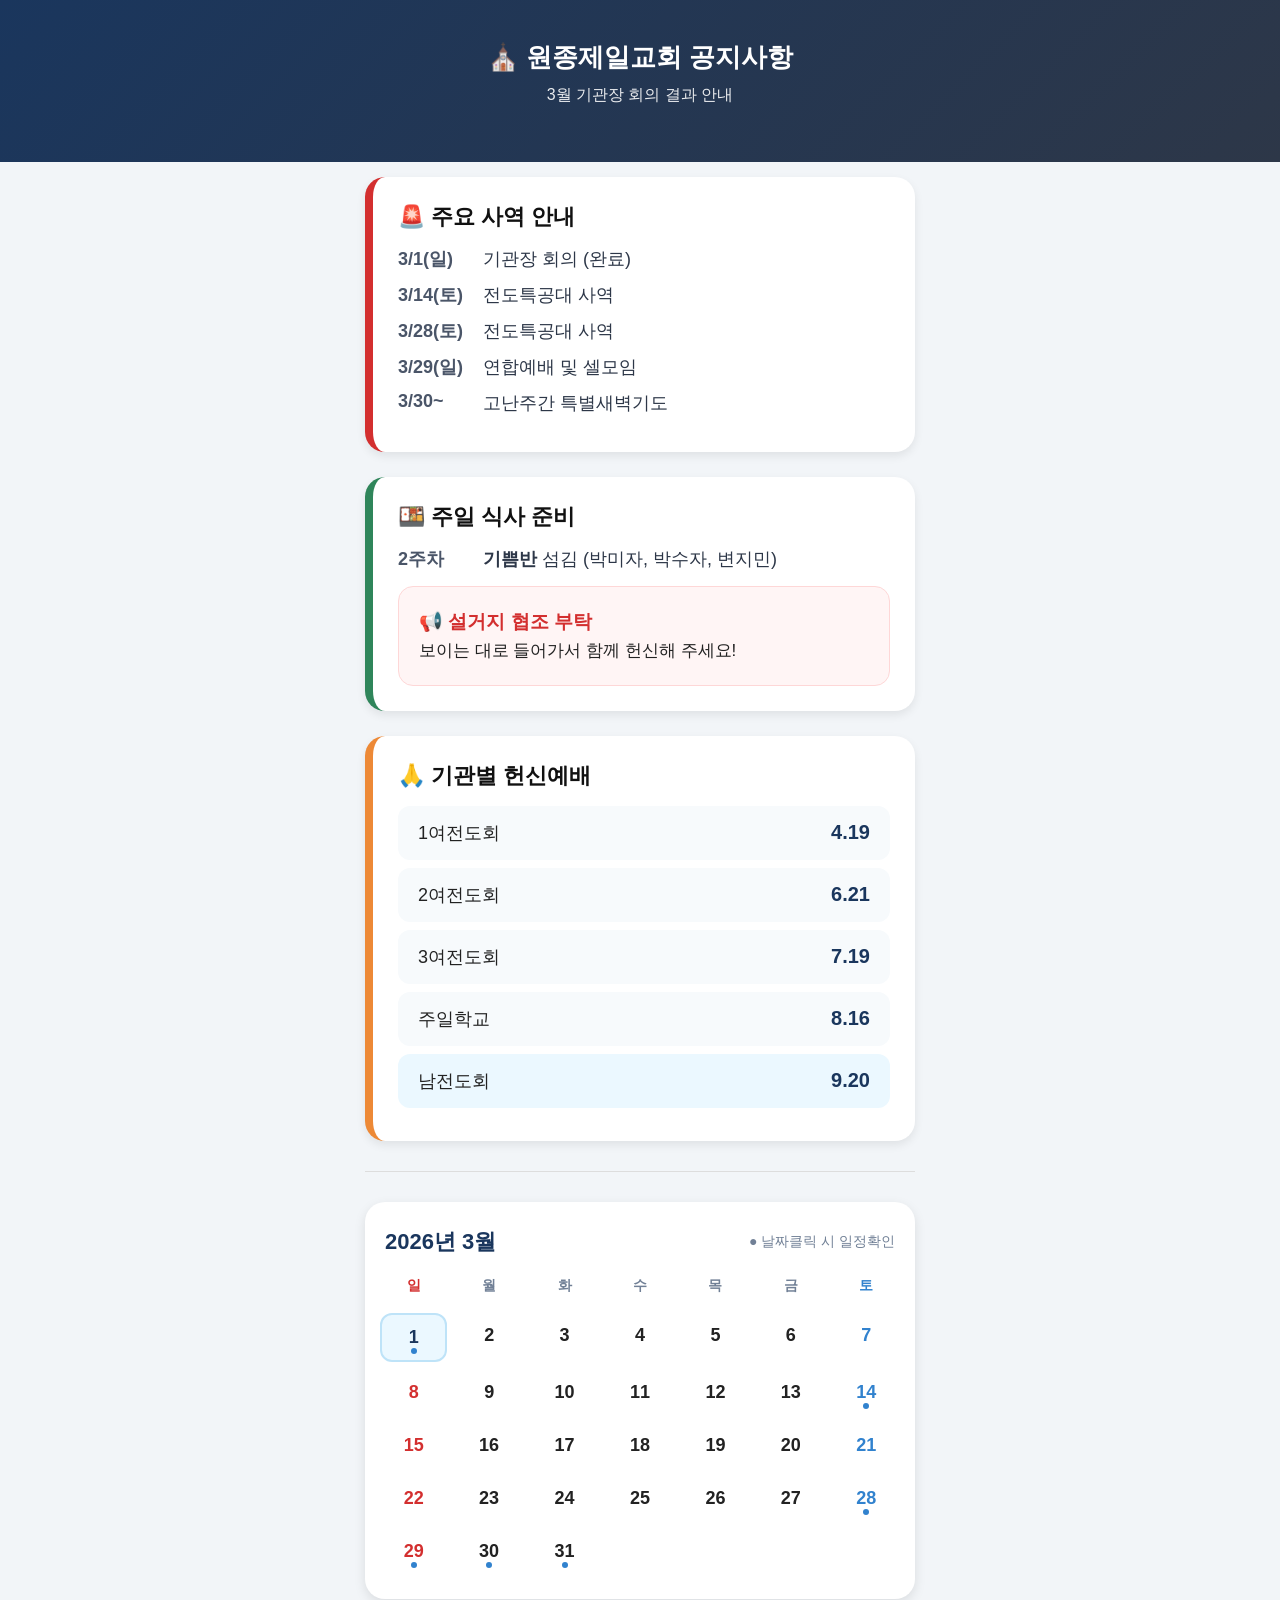
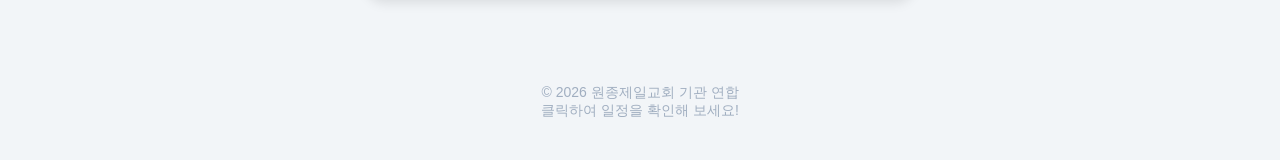
<file: index.html>
<!DOCTYPE html>
<html lang="ko">
<head>
    <meta charset="UTF-8">
    <meta name="viewport" content="width=device-width, initial-scale=1.0, maximum-scale=1.0, user-scalable=0">
    <title>원종제일교회 기관 공지</title>
    <style>
        :root {
            --bg-gray: #f2f5f8;
            --primary-blue: #1a365d;
            --accent-red: #d32f2f;
            --event-dot: #3182ce;
        }

        body { 
            font-family: -apple-system, 'Apple SD Gothic Neo', 'Malgun Gothic', sans-serif; 
            background-color: var(--bg-gray); color: #222; margin: 0; padding: 0; 
            word-break: keep-all; 
        }

        header { 
            background: linear-gradient(135deg, #1a365d 0%, #2d3748 100%); 
            color: white; padding: 40px 20px; text-align: center;
        }
        header h1 { font-size: 26px; margin: 0; font-weight: 800; }
        header p { font-size: 16px; margin-top: 10px; opacity: 0.9; }

        main { padding: 15px; max-width: 550px; margin: 0 auto; }

        /* 공지 카드 스타일 */
        .card { 
            background: white; border-radius: 20px; padding: 25px; 
            margin-bottom: 25px; border-left: 8px solid var(--primary-blue);
            box-shadow: 0 4px 10px rgba(0,0,0,0.08);
        }
        .card-title { font-weight: 800; font-size: 22px; margin-bottom: 15px; color: #111; }
        .info-item { font-size: 18px; margin-bottom: 12px; display: flex; align-items: flex-start; }
        .info-label { min-width: 85px; color: #4a5568; font-weight: 800; }
        .info-val { color: #2d3748; flex: 1; }

        .highlight-box { 
            background: #fff5f5; padding: 20px; border-radius: 15px; 
            margin-top: 15px; font-size: 17px; line-height: 1.6; border: 1px solid #fed7d7;
        }

        /* 헌신예배 리스트 */
        .worship-item { 
            display: flex; justify-content: space-between; align-items: center;
            background: #f7fafc; padding: 15px 20px; border-radius: 12px; font-size: 18px; margin-bottom: 8px;
        }
        .worship-item strong { color: var(--primary-blue); font-size: 20px; }

        /* 달력 스타일 (하단 배치) */
        .calendar-card {
            background: white; border-radius: 20px; padding: 25px 15px;
            box-shadow: 0 4px 12px rgba(0,0,0,0.1); margin-top: 20px; margin-bottom: 30px;
        }
        .calendar-header {
            display: flex; justify-content: space-between; align-items: center;
            margin-bottom: 20px; font-weight: 800; font-size: 22px; color: var(--primary-blue); padding: 0 5px;
        }
        .calendar-grid {
            display: grid; grid-template-columns: repeat(7, 1fr); gap: 8px; text-align: center;
        }
        .day-name { font-size: 14px; color: #718096; font-weight: bold; padding-bottom: 10px; }
        .day { 
            font-size: 18px; font-weight: 600; padding: 12px 0; border-radius: 12px; position: relative;
            cursor: pointer; transition: background 0.2s;
        }
        .day:active { background-color: #f0f0f0; }
        .sun { color: var(--accent-red); }
        .sat { color: #3182ce; }
        
        /* 일정 점 표시 */
        .has-event::after {
            content: ''; position: absolute; bottom: 6px; left: 50%;
            transform: translateX(-50%); width: 6px; height: 6px;
            background-color: var(--event-dot); border-radius: 50%;
        }
        .today { background-color: #ebf8ff; font-weight: 800; color: var(--primary-blue); border: 2px solid #bee3f8; }

        footer { text-align: center; padding: 40px; color: #a0aec0; font-size: 14px; }
    </style>
</head>
<body>

<header>
    <h1>⛪ 원종제일교회 공지사항</h1>
    <p>3월 기관장 회의 결과 안내</p>
</header>

<main>
    <div class="card" style="border-left-color: var(--accent-red);">
        <div class="card-title">🚨 주요 사역 안내</div>
        <div class="info-item"><span class="info-label">3/1(일)</span><span class="info-val">기관장 회의 (완료)</span></div>
        <div class="info-item"><span class="info-label">3/14(토)</span><span class="info-val">전도특공대 사역</span></div>
        <div class="info-item"><span class="info-label">3/28(토)</span><span class="info-val">전도특공대 사역</span></div>
        <div class="info-item"><span class="info-label">3/29(일)</span><span class="info-val">연합예배 및 셀모임</span></div>
        <div class="info-item"><span class="info-label">3/30~</span><span class="info-val">고난주간 특별새벽기도</span></div>
    </div>

    <div class="card" style="border-left-color: #2f855a;">
        <div class="card-title">🍱 주일 식사 준비</div>
        <div class="info-item"><span class="info-label">2주차</span><span class="info-val"><strong>기쁨반</strong> 섬김 (박미자, 박수자, 변지민)</span></div>
        <div class="highlight-box">
            <strong style="color: var(--accent-red); font-size: 19px;">📢 설거지 협조 부탁</strong><br>
            보이는 대로 들어가서 함께 헌신해 주세요!
        </div>
    </div>

    <div class="card" style="border-left-color: #ed8936;">
        <div class="card-title">🙏 기관별 헌신예배</div>
        <div class="worship-item"><span>1여전도회</span><strong>4.19</strong></div>
        <div class="worship-item"><span>2여전도회</span><strong>6.21</strong></div>
        <div class="worship-item"><span>3여전도회</span><strong>7.19</strong></div>
        <div class="worship-item"><span>주일학교</span><strong>8.16</strong></div>
        <div class="worship-item" style="background: #ebf8ff;"><span>남전도회</span><strong>9.20</strong></div>
    </div>

    <hr style="border: 0; border-top: 1px solid #ddd; margin: 30px 0;">

    <div class="calendar-card">
        <div class="calendar-header">
            <span>2026년 3월</span>
            <span style="font-size: 14px; font-weight: normal; color: #718096;">● 날짜클릭 시 일정확인</span>
        </div>
        <div class="calendar-grid" id="calendarGrid">
            <div class="day-name sun">일</div><div class="day-name">월</div><div class="day-name">화</div>
            <div class="day-name">수</div><div class="day-name">목</div><div class="day-name">금</div><div class="day-name sat">토</div>
            
            <div class="day sun has-event today" onclick="showEvent('3월 1일(일)', '기관장 회의 (오후예배 후)')">1</div>
            <div class="day" onclick="showEvent('3월 2일(월)', '일정이 없습니다.')">2</div>
            <div class="day" onclick="showEvent('3월 3일(화)', '일정이 없습니다.')">3</div>
            <div class="day" onclick="showEvent('4일', '일정이 없습니다.')">4</div>
            <div class="day" onclick="showEvent('5일', '일정이 없습니다.')">5</div>
            <div class="day" onclick="showEvent('6일', '일정이 없습니다.')">6</div>
            <div class="day sat" onclick="showEvent('7일', '일정이 없습니다.')">7</div>
            <div class="day sun" onclick="showEvent('8일', '일정이 없습니다.')">8</div>
            <div class="day" onclick="showEvent('9일', '일정이 없습니다.')">9</div>
            <div class="day" onclick="showEvent('10일', '일정이 없습니다.')">10</div>
            <div class="day" onclick="showEvent('11일', '일정이 없습니다.')">11</div>
            <div class="day" onclick="showEvent('12일', '일정이 없습니다.')">12</div>
            <div class="day" onclick="showEvent('13일', '일정이 없습니다.')">13</div>
            <div class="day sat has-event" onclick="showEvent('3월 14일(토)', '전도특공대 사역일입니다.')">14</div>
            <div class="day sun" onclick="showEvent('15일', '일정이 없습니다.')">15</div>
            <div class="day" onclick="showEvent('16일', '일정이 없습니다.')">16</div>
            <div class="day" onclick="showEvent('17일', '일정이 없습니다.')">17</div>
            <div class="day" onclick="showEvent('18일', '일정이 없습니다.')">18</div>
            <div class="day" onclick="showEvent('19일', '일정이 없습니다.')">19</div>
            <div class="day" onclick="showEvent('20일', '일정이 없습니다.')">20</div>
            <div class="day sat" onclick="showEvent('21일', '일정이 없습니다.')">21</div>
            <div class="day sun" onclick="showEvent('22일', '일정이 없습니다.')">22</div>
            <div class="day" onclick="showEvent('23일', '일정이 없습니다.')">23</div>
            <div class="day" onclick="showEvent('24일', '일정이 없습니다.')">24</div>
            <div class="day" onclick="showEvent('25일', '일정이 없습니다.')">25</div>
            <div class="day" onclick="showEvent('26일', '일정이 없습니다.')">26</div>
            <div class="day" onclick="showEvent('27일', '일정이 없습니다.')">27</div>
            <div class="day sat has-event" onclick="showEvent('3월 28일(토)', '전도특공대 사역일입니다.')">28</div>
            <div class="day sun has-event" onclick="showEvent('3월 29일(일)', '연합예배 및 셀모임이 있습니다.')">29</div>
            <div class="day has-event" onclick="showEvent('3월 30일(월)', '고난주간 특별새벽기도 시작')">30</div>
            <div class="day has-event" onclick="showEvent('3월 31일(화)', '고난주간 특별새벽기도')">31</div>
        </div>
    </div>
</main>

<footer>
    © 2026 원종제일교회 기관 연합<br>
    클릭하여 일정을 확인해 보세요!
</footer>

<script>
    function showEvent(date, msg) {
        alert("[" + date + "]\n" + msg);
    }
</script>

</body>
</html>
</file>
